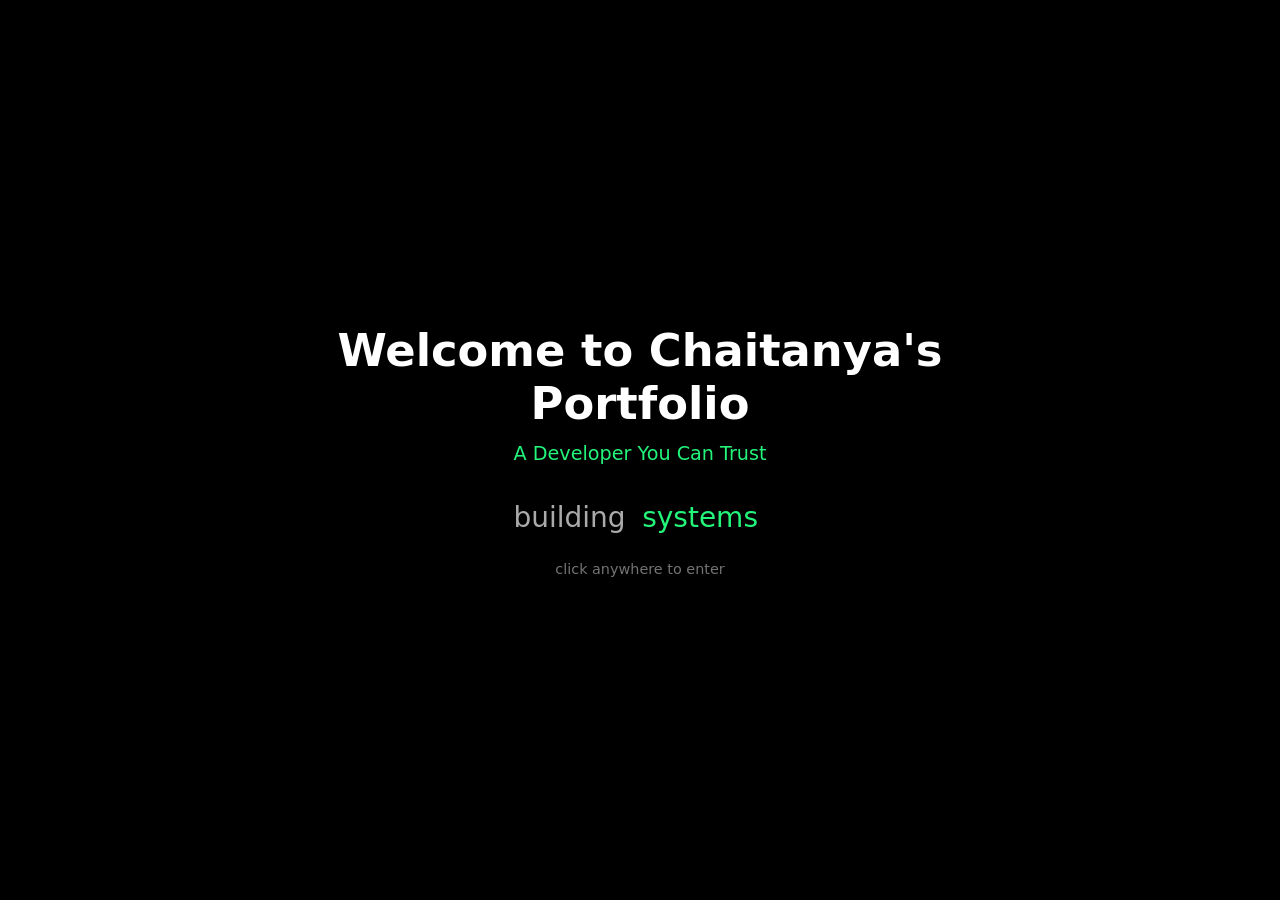
<file: index.html>
<!DOCTYPE html>
<html lang="en">
<head>
<meta charset="UTF-8" />
<meta name="viewport" content="width=device-width, initial-scale=1.0" />

<style>
body{
  margin:0;
  min-height:100vh;
  background:#000;
  color:#fff;
  font-family:system-ui, Poppins, Arial, sans-serif;
}

/* whole page = link */
a.wrapper{
  display:flex;
  justify-content:center;
  align-items:center;
  min-height:100vh;
  text-decoration:none;
  color:inherit;
  cursor:pointer;
}

/* text block */
.content{
  text-align:center;
  max-width:750px;
  padding:20px;
}

/* main heading */
.heading{
  font-size:2.8rem;
  font-weight:800;
  margin-bottom:12px;
}

/* Saul-style line */
.subtitle{
  color:#23f47a;
  font-size:1.2rem;
  margin-bottom:36px;
}

/* loader text */
.loader{
  color:#aaa;
  font-size:28px;
  font-weight:500;
  display:flex;
  justify-content:center;
  align-items:center;
  margin-bottom:26px;
}

.words{
  overflow:hidden;
  height:34px;
  margin-left:8px;
}

.word{
  display:block;
  color:#23f47a;
  animation:spin 5s infinite;
}

/* rotating phrases */
@keyframes spin{
  10%{transform:translateY(-102%);}
  25%{transform:translateY(-100%);}
  35%{transform:translateY(-202%);}
  50%{transform:translateY(-200%);}
  60%{transform:translateY(-302%);}
  75%{transform:translateY(-300%);}
  85%{transform:translateY(-402%);}
  100%{transform:translateY(-400%);}
}

/* tiny hint line */
.info{
  font-size:.9rem;
  color:rgba(255,255,255,.45);
}
</style>
</head>

<body>

<a class="wrapper" href="portfolio.html">

  <div class="content">

    <div class="heading">
      Welcome to Chaitanya's Portfolio
    </div>

    <div class="subtitle">
      A Developer You Can Trust
    </div>

    <div class="loader">
      building
      <div class="words">
        <span class="word">systems</span>
        <span class="word">models</span>
        <span class="word">backends</span>
        <span class="word">pipelines</span>
        <span class="word">systems</span>
      </div>
    </div>

    <div class="info">
      click anywhere to enter
    </div>

  </div>

</a>

</body>
</html>
</file>
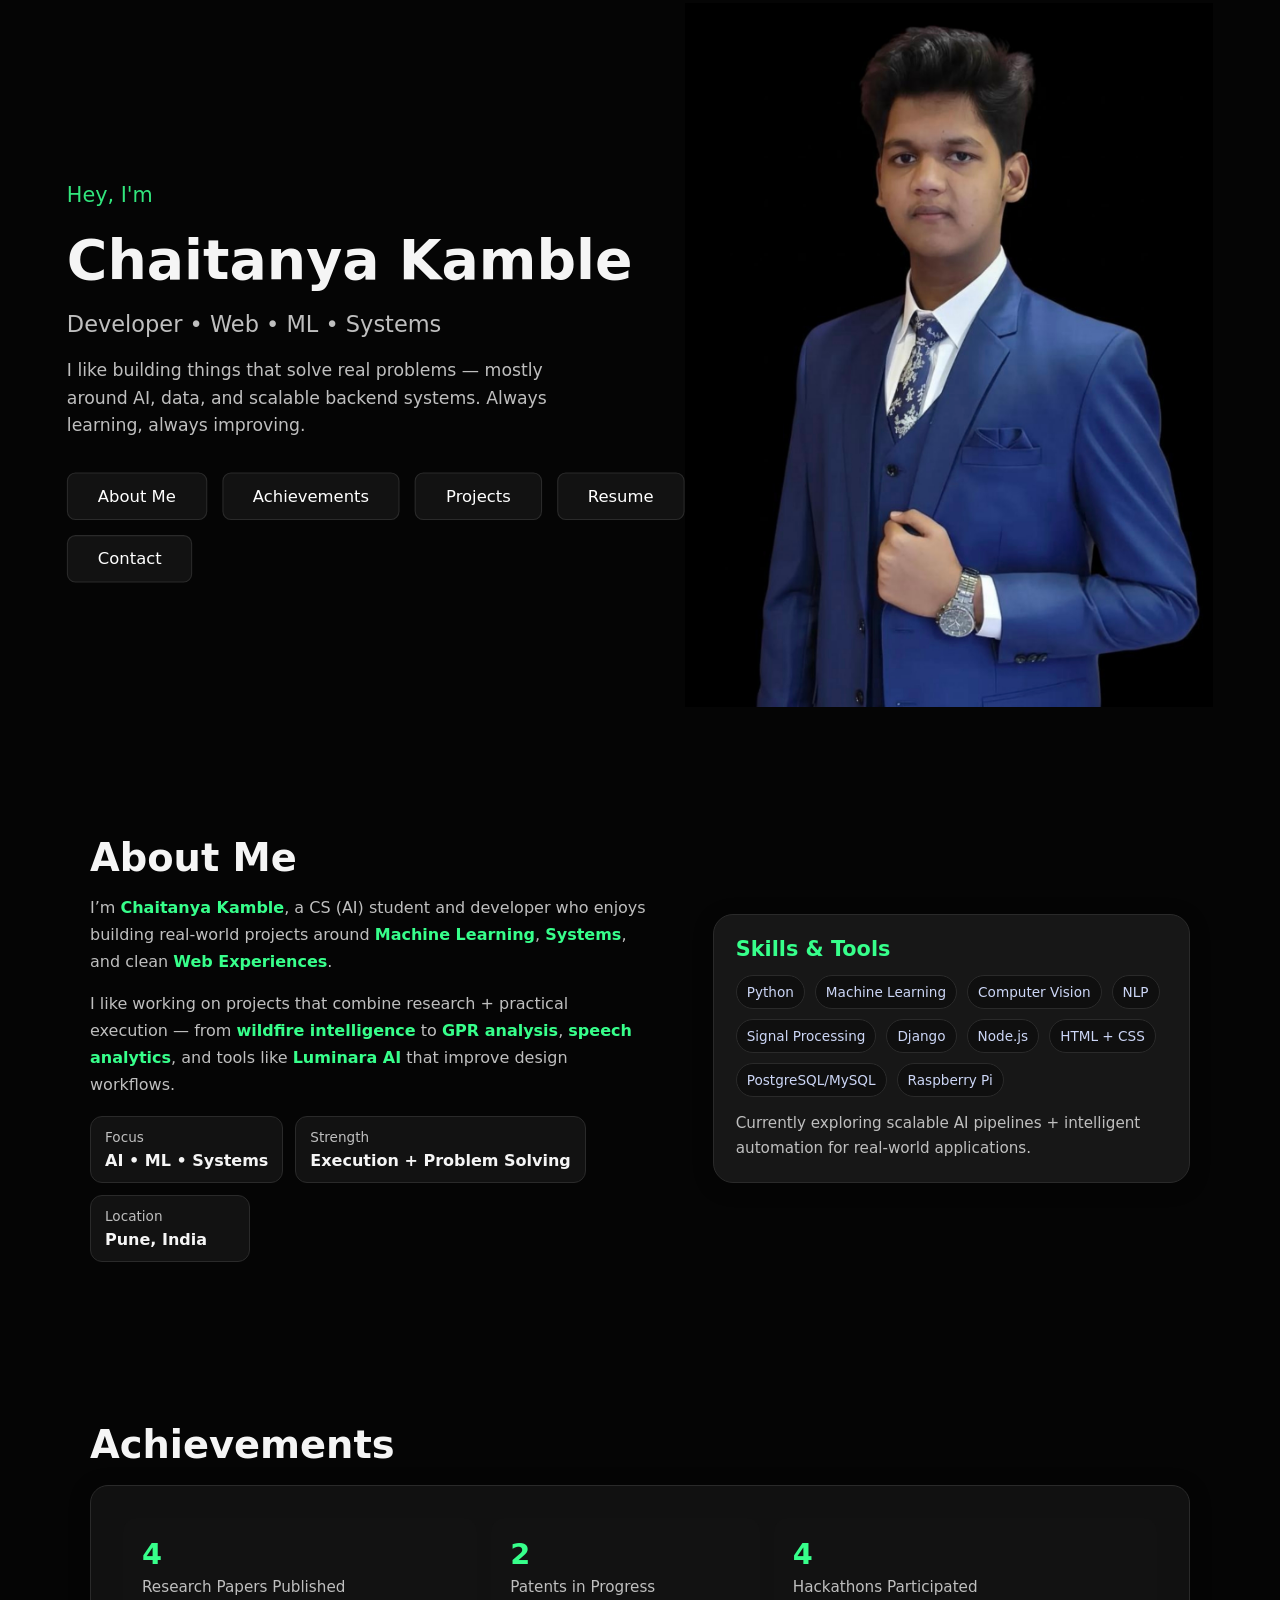
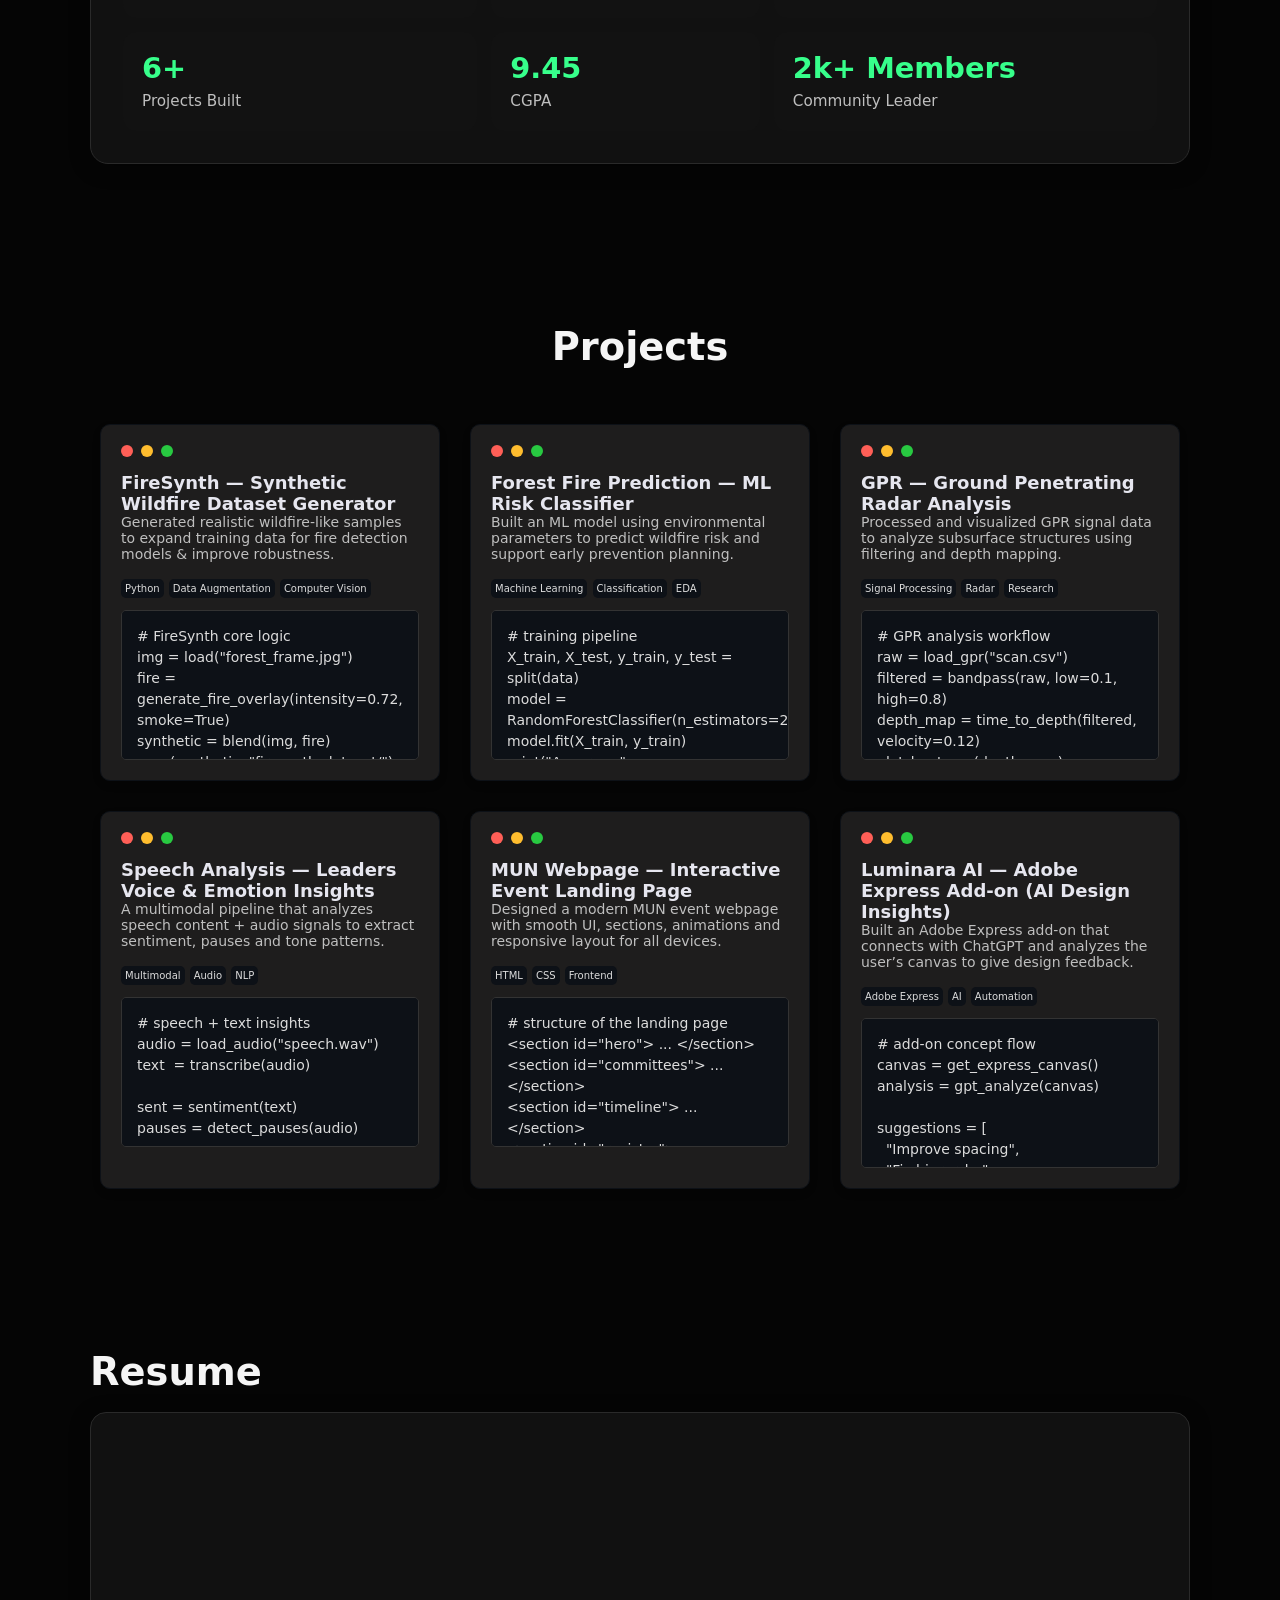
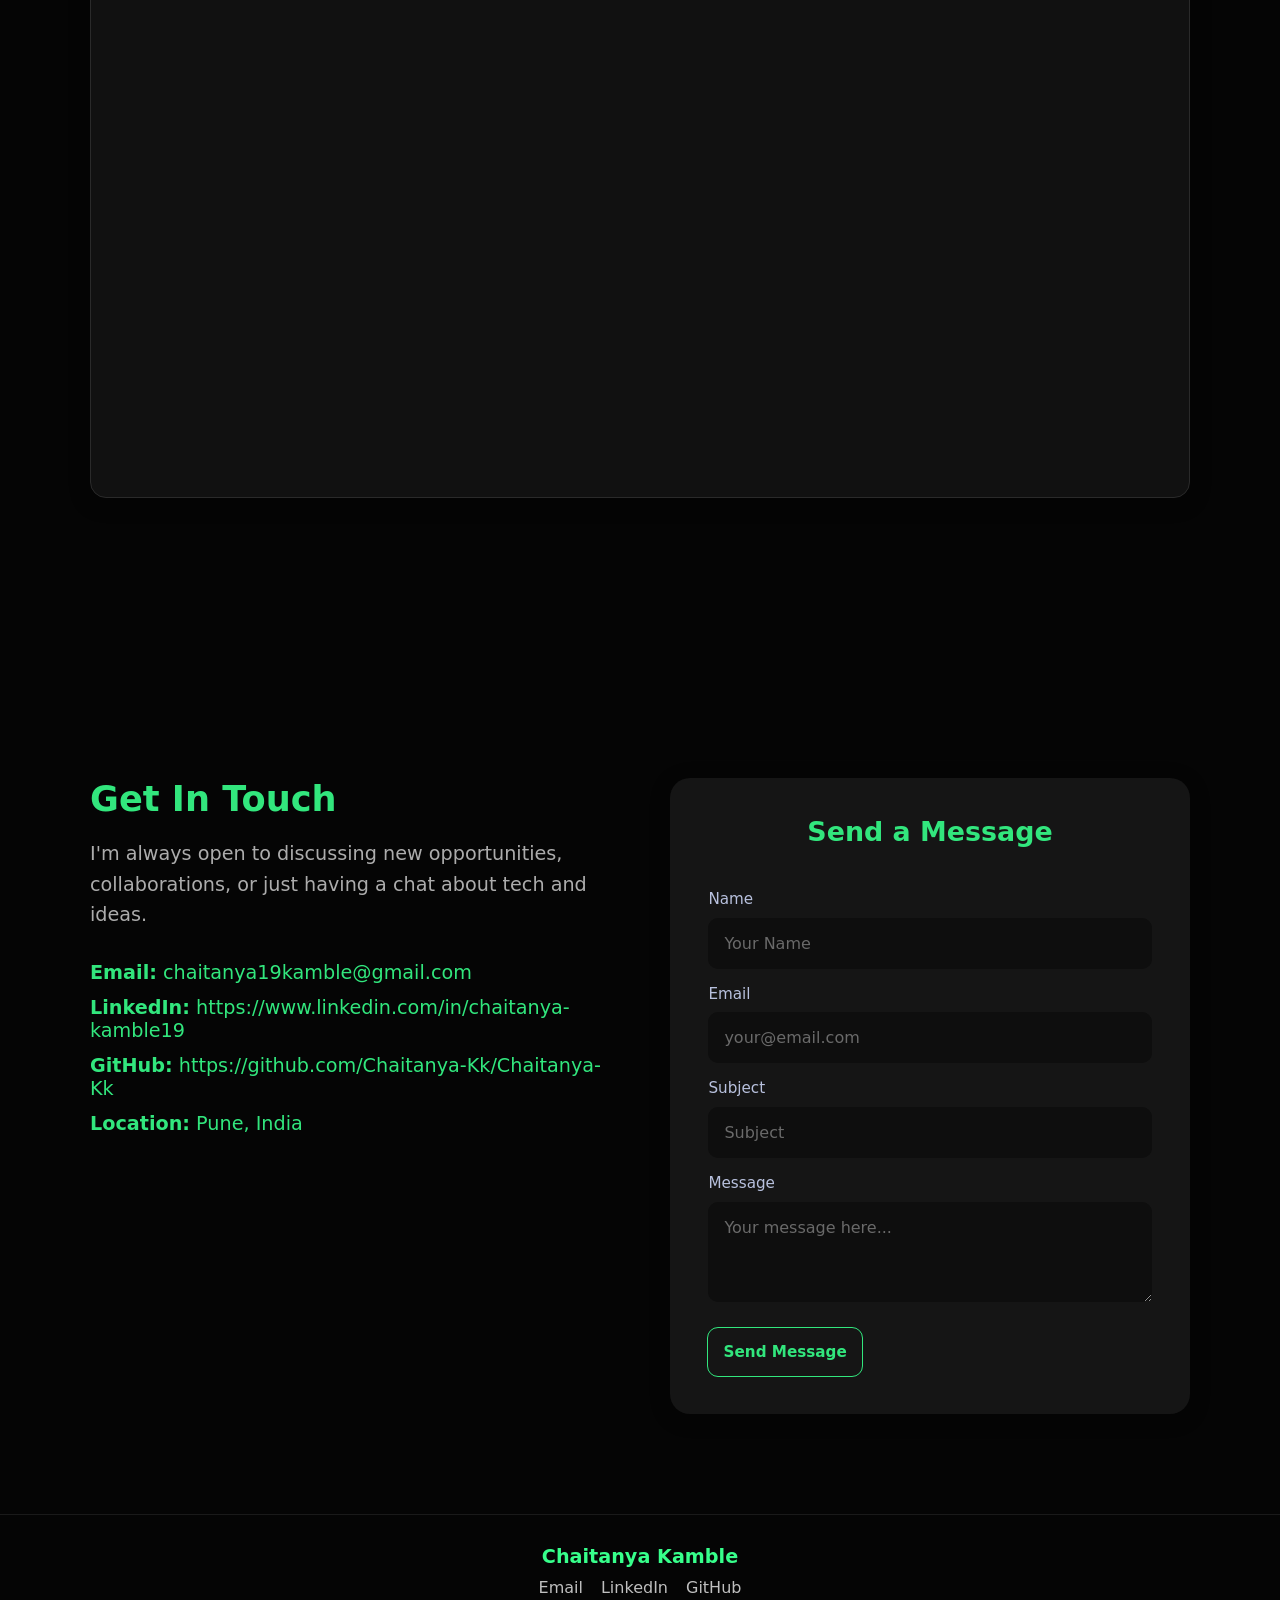
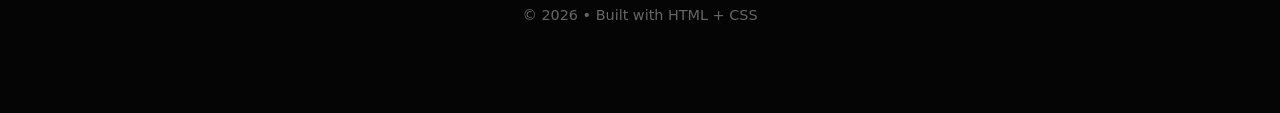
<file: portfolio.html>
<!DOCTYPE html>
<html lang="en">
<head>
  <meta charset="UTF-8" />
  <meta name="viewport" content="width=device-width, initial-scale=1.0" />
  <title>Chaitanya | Portfolio</title>

  <link rel="stylesheet" href="styles.css" />
</head>

<body>

  <!-- HERO -->
  <div class="container">

    <div class="left">
      <div class="tag">Hey, I'm</div>

      <div class="name">Chaitanya Kamble</div>

      <div class="role">Developer • Web • ML • Systems</div>

      <p class="desc">
        I like building things that solve real problems — mostly around AI,
        data, and scalable backend systems. Always learning, always improving.
      </p>

      <div class="buttons">
        <a href="#about" class="btn">&nbsp;&nbsp;About Me&nbsp;&nbsp;</a>        
        <a href="#achievements" class="btn">&nbsp;&nbsp;Achievements&nbsp;&nbsp;</a>
        <a href="#projects" class="btn">&nbsp;&nbsp;Projects&nbsp;&nbsp;</a>
        <a href="#resume" class="btn">&nbsp;&nbsp;Resume&nbsp;&nbsp;</a>
        <a href="#contact" class="btn">&nbsp;&nbsp;Contact&nbsp;&nbsp;</a>
      </div>
    </div>

    <div class="right">
      <div class="picbox">
        <img src="Chaitanya.jpg" alt="Chaitanya">
      </div>
    </div>

  </div>

  <!-- ABOUT -->
  <section id="about" class="about-section">
    <div class="about-container">

      <div class="about-left">
        <h2 class="about-title">About Me</h2>

        <p class="about-text">
          I’m <b>Chaitanya Kamble</b>, a CS (AI) student and developer who enjoys building real-world projects around
          <b>Machine Learning</b>, <b>Systems</b>, and clean <b>Web Experiences</b>.
        </p>

        <p class="about-text">
          I like working on projects that combine research + practical execution — from <b>wildfire intelligence</b>
          to <b>GPR analysis</b>, <b>speech analytics</b>, and tools like <b>Luminara AI</b> that improve design workflows.
        </p>

        <div class="about-highlights">
          <div class="highlight-box">
            <span class="highlight-title">Focus</span>
            <span class="highlight-value">AI • ML • Systems</span>
          </div>

          <div class="highlight-box">
            <span class="highlight-title">Strength</span>
            <span class="highlight-value">Execution + Problem Solving</span>
          </div>

          <div class="highlight-box">
            <span class="highlight-title">Location</span>
            <span class="highlight-value">Pune, India</span>
          </div>
        </div>
      </div>

      <div class="about-right">
        <div class="about-skills-card">
          <h3 class="skills-title">Skills & Tools</h3>

          <div class="skills-grid">
            <span class="skill-pill">Python</span>
            <span class="skill-pill">Machine Learning</span>
            <span class="skill-pill">Computer Vision</span>
            <span class="skill-pill">NLP</span>
            <span class="skill-pill">Signal Processing</span>
            <span class="skill-pill">Django</span>
            <span class="skill-pill">Node.js</span>
            <span class="skill-pill">HTML + CSS</span>
            <span class="skill-pill">PostgreSQL/MySQL</span>
            <span class="skill-pill">Raspberry Pi</span>
          </div>

          <p class="skills-note">
            Currently exploring scalable AI pipelines + intelligent automation for real-world applications.
          </p>
        </div>
      </div>

    </div>
  </section>
<section id="achievements" class="achievements-section">
  <h2 class="about-title">Achievements</h2>

  <div class="ach-table-wrap">
    <table class="ach-table">
      <tr>
        <td>
          <div class="ach-cell">
            <div class="ach-num">4</div>
            <div class="ach-text">Research Papers Published</div>
          </div>
        </td>
        <td>
          <div class="ach-cell">
            <div class="ach-num">2</div>
            <div class="ach-text">Patents in Progress</div>
          </div>
        </td>
        <td>
          <div class="ach-cell">
            <div class="ach-num">4</div>
            <div class="ach-text">Hackathons Participated</div>
          </div>
        </td>
      </tr>

      <tr>
        <td>
          <div class="ach-cell">
            <div class="ach-num">6+</div>
            <div class="ach-text">Projects Built</div>
          </div>
        </td>
        <td>
          <div class="ach-cell">
            <div class="ach-num">9.45</div>
            <div class="ach-text">CGPA</div>
          </div>
        </td>
        <td>
          <div class="ach-cell">
            <div class="ach-num">2k+ Members</div>
            <div class="ach-text">Community Leader</div>
          </div>
        </td>
      </tr>
    </table>
  </div>
</section>

  <!-- PROJECTS -->
  <section id="projects">
    <h2 class="about-title">Projects</h2>

    <!-- 1 -->
    <div class="card">
      <div class="mac-header">
        <span class="red"></span><span class="yellow"></span><span class="green"></span>
      </div>
      <span class="card-title">FireSynth — Synthetic Wildfire Dataset Generator</span>
      <p class="card-description">
        Generated realistic wildfire-like samples to expand training data for fire detection models & improve robustness.
      </p>
      <span class="card-tag">Python</span>
      <span class="card-tag">Data Augmentation</span>
      <span class="card-tag">Computer Vision</span>
      <div class="code-editor">
        <pre><code># FireSynth core logic
img = load("forest_frame.jpg")
fire = generate_fire_overlay(intensity=0.72, smoke=True)
synthetic = blend(img, fire)
save(synthetic, "firesynth_dataset/")</code></pre>
      </div>
    </div>

    <!-- 2 -->
    <div class="card">
      <div class="mac-header">
        <span class="red"></span><span class="yellow"></span><span class="green"></span>
      </div>
      <span class="card-title">Forest Fire Prediction — ML Risk Classifier</span>
      <p class="card-description">
        Built an ML model using environmental parameters to predict wildfire risk and support early prevention planning.
      </p>
      <span class="card-tag">Machine Learning</span>
      <span class="card-tag">Classification</span>
      <span class="card-tag">EDA</span>
      <div class="code-editor">
        <pre><code># training pipeline
X_train, X_test, y_train, y_test = split(data)
model = RandomForestClassifier(n_estimators=250)
model.fit(X_train, y_train)
print("Accuracy:", model.score(X_test, y_test))</code></pre>
      </div>
    </div>

    <!-- 3 -->
    <div class="card">
      <div class="mac-header">
        <span class="red"></span><span class="yellow"></span><span class="green"></span>
      </div>
      <span class="card-title">GPR — Ground Penetrating Radar Analysis</span>
      <p class="card-description">
        Processed and visualized GPR signal data to analyze subsurface structures using filtering and depth mapping.
      </p>
      <span class="card-tag">Signal Processing</span>
      <span class="card-tag">Radar</span>
      <span class="card-tag">Research</span>
      <div class="code-editor">
        <pre><code># GPR analysis workflow
raw = load_gpr("scan.csv")
filtered = bandpass(raw, low=0.1, high=0.8)
depth_map = time_to_depth(filtered, velocity=0.12)
plot_heatmap(depth_map)</code></pre>
      </div>
    </div>

    <!-- 4 -->
    <div class="card">
      <div class="mac-header">
        <span class="red"></span><span class="yellow"></span><span class="green"></span>
      </div>
      <span class="card-title">Speech Analysis — Leaders Voice & Emotion Insights</span>
      <p class="card-description">
        A multimodal pipeline that analyzes speech content + audio signals to extract sentiment, pauses and tone patterns.
      </p>
      <span class="card-tag">Multimodal</span>
      <span class="card-tag">Audio</span>
      <span class="card-tag">NLP</span>
      <div class="code-editor">
        <pre><code># speech + text insights
audio = load_audio("speech.wav")
text  = transcribe(audio)

sent = sentiment(text)
pauses = detect_pauses(audio)

report = summarize(sent, pauses)</code></pre>
      </div>
    </div>

    <!-- 5 -->
    <div class="card">
      <div class="mac-header">
        <span class="red"></span><span class="yellow"></span><span class="green"></span>
      </div>
      <span class="card-title">MUN Webpage — Interactive Event Landing Page</span>
      <p class="card-description">
        Designed a modern MUN event webpage with smooth UI, sections, animations and responsive layout for all devices.
      </p>
      <span class="card-tag">HTML</span>
      <span class="card-tag">CSS</span>
      <span class="card-tag">Frontend</span>
      <div class="code-editor">
        <pre><code># structure of the landing page
&lt;section id="hero"&gt; ... &lt;/section&gt;
&lt;section id="committees"&gt; ... &lt;/section&gt;
&lt;section id="timeline"&gt; ... &lt;/section&gt;
&lt;section id="register"&gt; ... &lt;/section&gt;</code></pre>
      </div>
    </div>

    <!-- 6 -->
    <div class="card">
      <div class="mac-header">
        <span class="red"></span><span class="yellow"></span><span class="green"></span>
      </div>
      <span class="card-title">Luminara AI — Adobe Express Add-on (AI Design Insights)</span>
      <p class="card-description">
        Built an Adobe Express add-on that connects with ChatGPT and analyzes the user’s canvas to give design feedback.
      </p>
      <span class="card-tag">Adobe Express</span>
      <span class="card-tag">AI</span>
      <span class="card-tag">Automation</span>
      <div class="code-editor">
        <pre><code># add-on concept flow
canvas = get_express_canvas()
analysis = gpt_analyze(canvas)

suggestions = [
  "Improve spacing",
  "Fix hierarchy",
  "Boost contrast"
]

render_panel(suggestions)</code></pre>
      </div>
    </div>

  </section>

  <!-- RESUME -->
  <section id="resume" class="resume-section">
    <h2 class="about-title">Resume</h2>

    <div class="resume-box">
      <iframe
        src="resume.pdf"
        title="Chaitanya Resume"
        class="resume-frame">
      </iframe>
    </div>
  </section>

  <!-- CONTACT -->
  <section id="contact" class="tag">
    <div class="contact-container">
      <div class="contact-left">
        <h2>Get In Touch</h2>
        <p>I'm always open to discussing new opportunities, collaborations, or just having a chat about tech and ideas.</p>

        <div class="contact-details">
          <div><strong>Email:</strong> <a href="mailto:chaitanya19kamble@gmail.com">chaitanya19kamble@gmail.com</a></div>
          <div><strong>LinkedIn:</strong> <a href="https://www.linkedin.com/in/chaitanya-kamble19" target="_blank">https://www.linkedin.com/in/chaitanya-kamble19</a></div>
          <div><strong>GitHub:</strong> <a href="https://github.com/Chaitanya-Kk/Chaitanya-Kk" target="_blank">https://github.com/Chaitanya-Kk/Chaitanya-Kk</a></div>
          <div><strong>Location:</strong> Pune, India</div>
        </div>
      </div>

      <div class="contact-right">
        <form class="form">
          <p class="form-heading">Send a Message</p>

          <div class="form-field">
            <label for="name">Name</label>
            <input required id="name" placeholder="Your Name" class="input-field" type="text" />
          </div>

          <div class="form-field">
            <label for="email">Email</label>
            <input required id="email" placeholder="your@email.com" class="input-field" type="email" />
          </div>

          <div class="form-field">
            <label for="subject">Subject</label>
            <input required id="subject" placeholder="Subject" class="input-field" type="text" />
          </div>

          <div class="form-field">
            <label for="message">Message</label>
            <textarea required id="message" placeholder="Your message here..." class="input-field"></textarea>
          </div>

          <button type="submit" class="sendMessage-btn"
            onclick="return this.form.checkValidity()
              ? alert('✅ Message sent successfully! I will reply soon.')
              : (this.form.reportValidity(), false);">
            Send Message
          </button>
        </form>
      </div>
    </div>
  </section>

  <!-- FOOTER -->
  <footer class="footer">
    <div class="footer-inner">
      <p class="footer-title">Chaitanya Kamble</p>

      <div class="footer-links">
        <a href="mailto:chaitanya19kamble@gmail.com">Email</a>
        <a href="https://www.linkedin.com/in/chaitanya-kamble19" target="_blank">LinkedIn</a>
        <a href="https://github.com/Chaitanya-Kk/Chaitanya-Kk" target="_blank">GitHub</a>
      </div>

      <p class="footer-copy">© 2026 • Built with HTML + CSS</p>
    </div>
  </footer>

</body>
</html>
</file>
<file: styles.css>
*{
  box-sizing:border-box;
  margin:0;
  padding:0;
  font-family: system-ui, Inter, Arial, sans-serif;
}

body{
  background:#050505;
  color:#f5f5f5;
  min-height:100vh;
  display:flex;
  flex-direction:column;
  align-items:center;
  justify-content:flex-start;
  gap:0;
  padding:60px 0;
}

/* ✅ EVEN SECTION WIDTH */
.container,
.about-section,
#projects,
.resume-section,
#contact{
  width:90%;
  max-width:1100px;
}

/* ✅ EVEN SECTION SPACING */
.about-section,
#projects,
.resume-section,
#contact{
  padding-top:80px;
  padding-bottom:80px;
}

/* HERO */
.container{
  display:grid;
  grid-template-columns: 1.2fr 1fr;
  gap:40px;
  align-items:center;
}

/* LEFT SECTION */
.left{
  display:flex;
  flex-direction:column;
  gap:18px;
  scale:1.08;
}

.tag{
  margin-top:120px;
  color:#37FF8B;
  font-size:1.2rem;
  opacity:0.9;
}

.name{
  font-size:3.2rem;
  font-weight:800;
}

.role{
  font-size:1.3rem;
  color:#bfbfbf;
}

.desc{
  line-height:1.6;
  color:#bfbfbf;
  max-width:500px;
}

.buttons{
  margin-top:12px;
  display:flex;
  flex-wrap:wrap;
  gap:14px;
}

button,
a.btn{
  padding:12px 18px;
  font-size:0.95rem;
  border-radius:8px;
  border:1px solid #2a2a2a;
  background:#121212;
  color:#fff;
  cursor:pointer;
  text-decoration:none;
  transition:0.25s;
}

button:hover,
a.btn:hover{
  border-color:#37FF8B;
  color:#37FF8B;
}

/* RIGHT SECTION */
.right{
  display:flex;
  justify-content:center;
}

.picbox{
  margin-top: 75px;
  width:330px;
  height:440px;
  background:#111;
  overflow:hidden;
  scale:1.6;
}

.picbox img{
  width:100%;
  height:100%;
  object-fit:cover;
}

/* ABOUT SECTION */
.about-container{
  display:grid;
  grid-template-columns: 1.2fr 1fr;
  gap: 50px;
  align-items: center;
  margin-top: 180px;
}

.about-title{
  font-size:2.4rem;
  font-weight:800;
  margin-bottom:14px;
  color:#f5f5f5;
}

.about-text{
  color:#bfbfbf;
  line-height:1.7;
  margin-bottom:14px;
  max-width:560px;
}

.about-text b{
  color:#37FF8B;
}

.about-highlights{
  display:flex;
  flex-wrap:wrap;
  gap:12px;
  margin-top:18px;
}

.highlight-box{
  background:#121212;
  border:1px solid #2a2a2a;
  border-radius:12px;
  padding:12px 14px;
  min-width:160px;
}

.highlight-title{
  display:block;
  font-size:0.85rem;
  color:#bfbfbf;
  margin-bottom:6px;
}

.highlight-value{
  display:block;
  font-weight:700;
  color:#f5f5f5;
}

.about-skills-card{
  background:#171717;
  border:1px solid #2a2a2a;
  border-radius:20px;
  padding:22px;
  box-shadow:0 4px 20px rgba(0,0,0,0.3);
}

.skills-title{
  font-size:1.3rem;
  font-weight:700;
  color:#37FF8B;
  margin-bottom:14px;
}

.skills-grid{
  display:flex;
  flex-wrap:wrap;
  gap:10px;
}

.skill-pill{
  background:#0f0f0f;
  border:1px solid #2a2a2a;
  color:#ccd6f6;
  padding:8px 10px;
  border-radius:999px;
  font-size:0.85rem;
}

.skills-note{
  margin-top:14px;
  color:#bfbfbf;
  line-height:1.6;
  font-size:0.95rem;
}
/* ✅ ACHIEVEMENTS TABLE */
.achievements-section{
  width:90%;
  max-width:1100px;
  padding-top:80px;
  padding-bottom:80px;
}

.ach-table-wrap{
  margin-top:18px;
  background:#111;
  border:1px solid #2a2a2a;
  border-radius:18px;
  padding:18px;
  box-shadow:0 4px 20px rgba(0,0,0,0.35);
}

.ach-table{
  width:100%;
  border-collapse:separate;
  border-spacing:14px; /* ✅ spacing between cells */
}

.ach-table td{
  background:#121212;
  border:1px solid transparent; /* ✅ invisible borders */
  border-radius:14px;
  padding:18px;
  vertical-align:middle;
  transition:0.25s;
}

.ach-table td:hover{
  border-color:rgba(55,255,139,0.45);
  transform:translateY(-3px);
}

.ach-cell{
  display:flex;
  flex-direction:column;
  gap:6px;
}

.ach-num{
  font-size:1.8rem;
  font-weight:900;
  color:#37FF8B;
}

.ach-text{
  color:#bfbfbf;
  font-size:0.95rem;
  line-height:1.4;
}

@media(max-width:850px){
  .ach-table,
  .ach-table tbody,
  .ach-table tr,
  .ach-table td{
    display:block;
    width:100%;
  }

  .ach-table{
    border-spacing:0;
  }

  .ach-table td{
    margin-bottom:14px;
  }
}

/* PROJECTS */
#projects{
  display:flex;
  flex-wrap:wrap;
  justify-content:center;
  gap:30px;
  text-align:left;
}

#projects h2{
  width:100%;
  text-align:center;
  margin-bottom:25px;
}

.card{
  width:340px;
  padding:20px;
  border:1px solid #0d1117;
  border-radius:10px;
  background-color:#1e1d1d;
  box-shadow:0 4px 8px rgba(0,0,0,0.1);
  cursor:pointer;
  transition:transform 0.2s, box-shadow 0.2s;
  position:relative;
}

.card:hover{
  transform: translateY(-5px);
  border-color:#37FF8B;
  box-shadow:0 0 0 1px rgba(55,255,139,0.25), 0 10px 30px rgba(0,0,0,0.45);
}

.mac-header{
  display:flex;
  align-items:center;
  gap:8px;
  margin-bottom:15px;
}

.mac-header span{
  display:inline-block;
  width:12px;
  height:12px;
  border-radius:50%;
}

.mac-header .red{ background-color:#ff5f57; }
.mac-header .yellow{ background-color:#ffbd2e; }
.mac-header .green{ background-color:#28c941; }

.card-title{
  font-size:18px;
  font-weight:bold;
  margin:0 0 10px;
  color:#e6e6ef;
}

.card-description{
  font-size:14px;
  color:#bfbfbf;
  margin-bottom:15px;
}

.card .card-tag{
  display:inline-block;
  font-size:10px;
  border-radius:5px;
  background-color:#0d1117;
  padding:4px;
  margin-block-end:12px;
  color:#dcdcdc;
}

.code-editor{
  background-color:#0d1117;
  color:#dcdcdc;
  font-family: ui-monospace, SFMono-Regular, Menlo, Monaco, Consolas, "Liberation Mono", monospace;
  font-size:14px;
  line-height:1.5;
  border-radius:5px;
  padding:15px;
  overflow:auto;
  height:150px;
  border:1px solid #333;
}

.code-editor pre code{
  white-space:pre-wrap;
  display:block;
}

.code-editor::-webkit-scrollbar{ width:8px; }
.code-editor::-webkit-scrollbar-thumb{
  background:#555;
  border-radius:4px;
}

/* RESUME */
.resume-box{
  margin-top:18px;
  background:#111;
  border:1px solid #2a2a2a;
  border-radius:16px;
  overflow:hidden;
  box-shadow:0 4px 20px rgba(0,0,0,0.35);
}

.resume-frame{
  width:100%;
  height:680px;
  border:none;
}

/* CONTACT */
.contact-container{
  display:grid;
  grid-template-columns:1fr 1fr;
  gap:60px;
  align-items:start;
}

.contact-left{
  margin-top:0;
  display:flex;
  flex-direction:column;
  gap:20px;
}

.contact-left h2{
  font-size:2.2rem;
  font-weight:700;
}

.contact-left p{
  color:#bfbfbf;
  line-height:1.6;
  max-width:500px;
}

.contact-details{
  display:flex;
  flex-direction:column;
  gap:12px;
  margin-top:10px;
}

.contact-details a{
  color:#37FF8B;
  text-decoration:none;
}

.contact-details a:hover{
  text-decoration:underline;
}

.form{
  display:flex;
  flex-direction:column;
  gap:16px;
  padding:2em;
  background-color:#171717;
  border-radius:20px;
  box-shadow:0 4px 20px rgba(0,0,0,0.3);
}

.form-heading{
  text-align:center;
  margin-bottom:1em;
  color:#37FF8B;
  font-size:1.4em;
  font-weight:600;
}

.form-field{
  display:flex;
  flex-direction:column;
  gap:0.5em;
}

.form-field label{
  color:#ccd6f6;
  font-size:0.95rem;
}

.input-field{
  background:#0f0f0f;
  border:none;
  outline:none;
  padding:1em;
  border-radius:10px;
  color:#ccd6f6;
  font-size:1rem;
}

.input-field:focus{
  box-shadow:0 0 0 2px #37FF8B;
}

textarea.input-field{
  resize:vertical;
  min-height:100px;
}

.sendMessage-btn{
  cursor:pointer;
  padding:1em;
  border-radius:10px;
  border:none;
  background-color:transparent;
  color:#37FF8B;
  font-weight:bold;
  outline:1px solid #37FF8B;
  transition:all ease-in-out 0.3s;
  margin-top:10px;
  align-self:flex-start;
}

.sendMessage-btn:hover{
  background-color:#37FF8B;
  color:#000;
  box-shadow: inset 2px 5px 10px rgb(5, 5, 5);
}

/* FOOTER */
.footer{
  width:100%;
  border-top:1px solid #1a1a1a;
  padding:30px 0;
  margin-top: 20px;
}

.footer-inner{
  width:90%;
  max-width:1100px;
  margin:0 auto;
  text-align:center;
}

.footer-title{
  font-size:1.2rem;
  font-weight:800;
  color:#37FF8B;
  margin-bottom:10px;
}

.footer-links{
  display:flex;
  justify-content:center;
  gap:18px;
  flex-wrap:wrap;
  margin-bottom:10px;
}

.footer-links a{
  color:#bfbfbf;
  text-decoration:none;
  transition:0.2s;
}

.footer-links a:hover{
  color:#37FF8B;
}

.footer-copy{
  color:#666;
  font-size:0.9rem;
}

/* RESPONSIVE */
@media(max-width:850px){
  .container{
    grid-template-columns:1fr;
    text-align:center;
  }

  .left{
    align-items:center;
    scale:1;
  }

  .right{
    order:-1;
  }

  .picbox{
    scale:1.2;
    margin-top:20px;
  }

  .about-container{
    grid-template-columns:1fr;
    text-align:center;
  }

  .about-highlights{
    justify-content:center;
  }

  .contact-container{
    grid-template-columns:1fr;
    gap:40px;
  }

  .contact-left{
    text-align:center;
  }

  .sendMessage-btn{
    align-self:stretch;
  }
}
</file>
